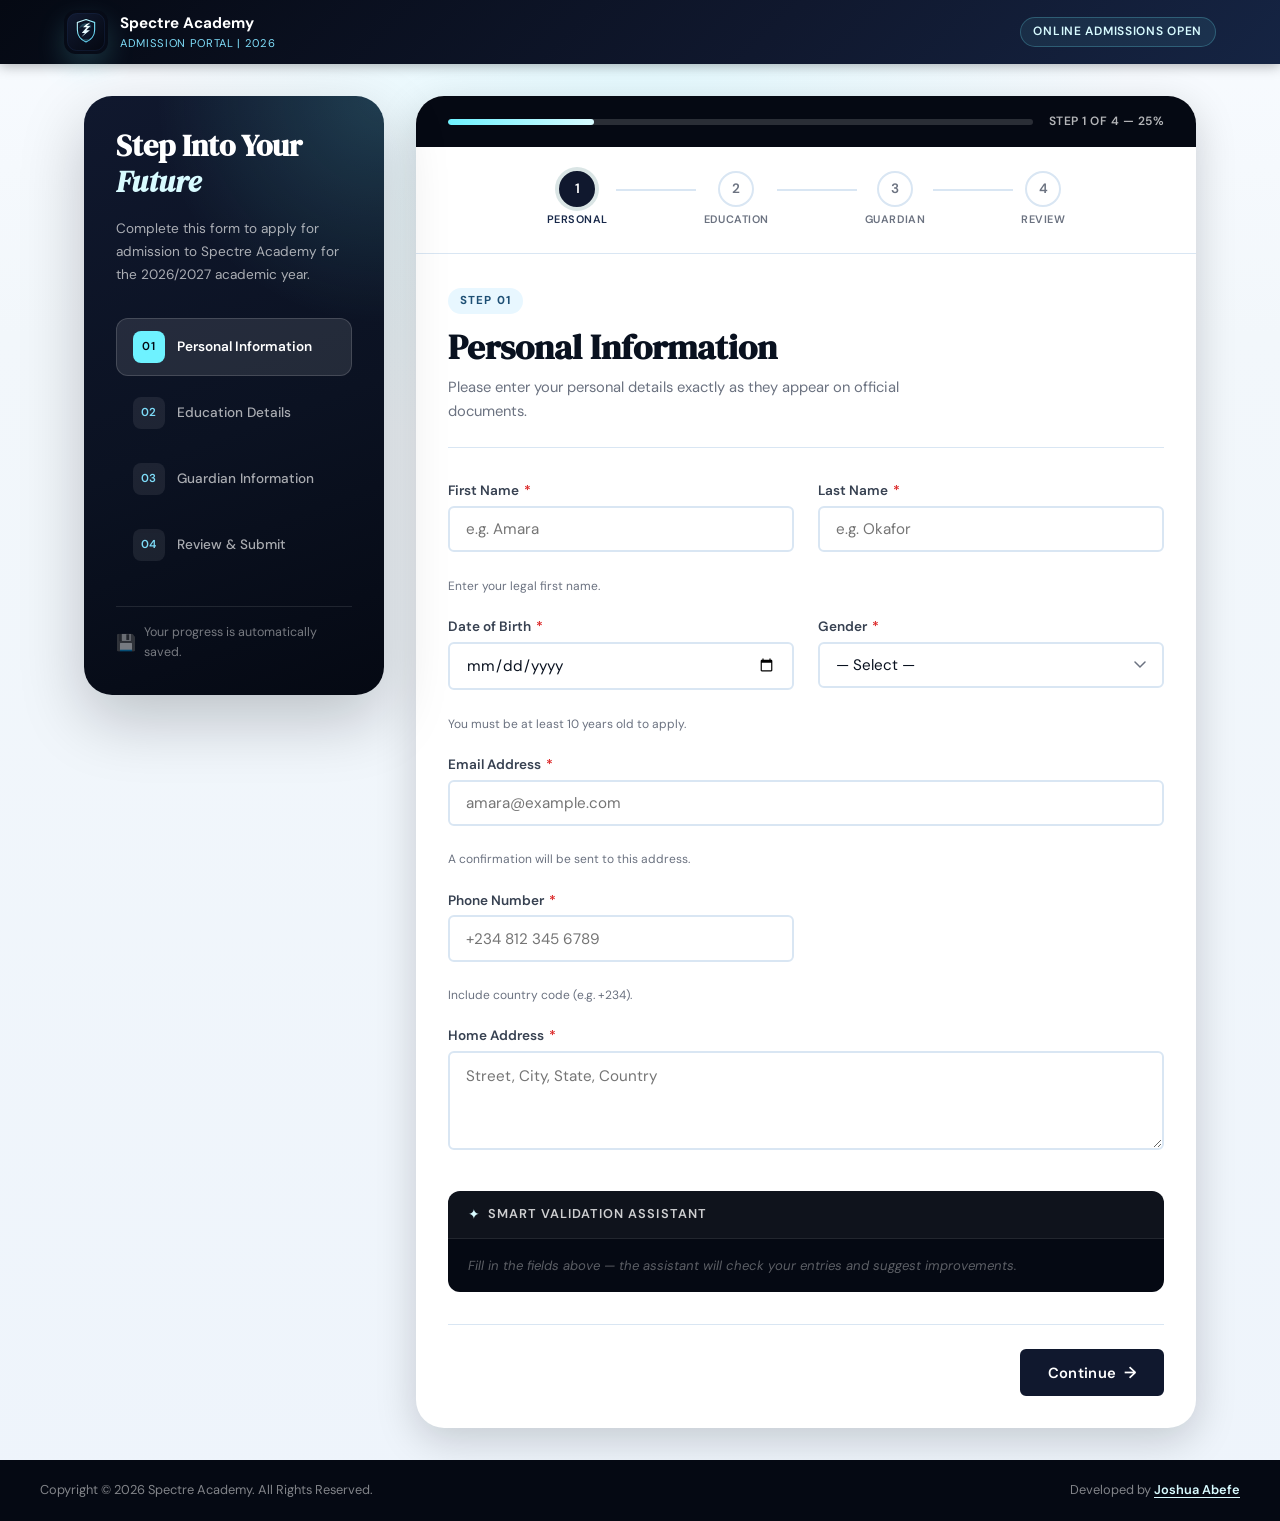
<file: index.html>
<!DOCTYPE html>
<html lang="en">
<head>
  <meta charset="UTF-8" />
  <meta name="viewport" content="width=device-width, initial-scale=1.0" />
  <title>Student Admission Portal - Spectre Academy</title>
  <link rel="icon" type="image/svg+xml" href="assets/favicon.svg" />
  <!-- Removed unused font-weight:300 to trim font payload -->
  <link href="https://fonts.googleapis.com/css2?family=DM+Serif+Display:ital@0;1&family=DM+Sans:wght@400;500;600&display=swap" rel="stylesheet" />
  <link rel="stylesheet" href="style.css" />
</head>
<body>

  <header class="site-header">
    <div class="header-inner">
      <div class="logo">
        <span class="logo-mark" aria-hidden="true">
          <img src="assets/spectre-logo.svg" alt="" />
        </span>
        <div>
          <strong>Spectre Academy</strong>
          <small>Admission Portal | 2026</small>
        </div>
      </div>
      <div class="header-badge">Online Admissions Open</div>
    </div>
  </header>

  <main class="portal-wrapper">

    <!--
      Sidebar is aria-hidden because it's purely decorative/visual
      on desktop. The inner nav aria-label is removed — it's redundant
      when the parent is already hidden from assistive technology.
    -->
    <aside class="side-panel" aria-hidden="true">
      <div class="side-content">
        <h2 class="side-title">Step Into Your<br/><em>Future</em></h2>
        <p class="side-desc">Complete this form to apply for admission to Spectre Academy for the 2026/2027 academic year.</p>

        <div class="side-steps">
          <!--
            data-original stores the original label so JS can restore it
            after overwriting with "✓" when navigating back to a step.
          -->
          <div class="side-step" data-step="1">
            <span class="side-step-num" data-original="01">01</span>
            <span class="side-step-label">Personal Information</span>
          </div>
          <div class="side-step" data-step="2">
            <span class="side-step-num" data-original="02">02</span>
            <span class="side-step-label">Education Details</span>
          </div>
          <div class="side-step" data-step="3">
            <span class="side-step-num" data-original="03">03</span>
            <span class="side-step-label">Guardian Information</span>
          </div>
          <div class="side-step" data-step="4">
            <span class="side-step-num" data-original="04">04</span>
            <span class="side-step-label">Review &amp; Submit</span>
          </div>
        </div>

        <div class="side-note">
          <span class="side-note-icon">💾</span>
          Your progress is automatically saved.
        </div>
      </div>
    </aside>

    <section class="form-panel">

      <!-- PROGRESS BAR -->
      <div class="progress-wrapper" role="progressbar" aria-valuemin="0" aria-valuemax="100" aria-valuenow="25" aria-label="Form completion">
        <div class="progress-track">
          <div class="progress-fill" id="progressFill"></div>
        </div>
        <span class="progress-label" id="progressLabel">Step 1 of 4 — 25%</span>
      </div>

      <!-- STEP INDICATOR DOTS -->
      <div class="step-indicator" role="list" aria-label="Form progress steps">
        <div class="step-dot active" data-step="1" role="listitem" aria-label="Step 1: Personal Information">
          <span class="dot-num">1</span>
          <span class="dot-label">Personal</span>
        </div>
        <div class="step-connector"></div>
        <div class="step-dot" data-step="2" role="listitem" aria-label="Step 2: Education">
          <span class="dot-num">2</span>
          <span class="dot-label">Education</span>
        </div>
        <div class="step-connector"></div>
        <div class="step-dot" data-step="3" role="listitem" aria-label="Step 3: Guardian">
          <span class="dot-num">3</span>
          <span class="dot-label">Guardian</span>
        </div>
        <div class="step-connector"></div>
        <div class="step-dot" data-step="4" role="listitem" aria-label="Step 4: Review">
          <span class="dot-num">4</span>
          <span class="dot-label">Review</span>
        </div>
      </div>

      <!-- ================================================
           STEP 1: PERSONAL INFORMATION
      ================================================ -->
      <div class="form-step active" id="step1">
        <div class="step-header">
          <span class="step-tag">Step 01</span>
          <h1 class="step-title">Personal Information</h1>
          <p class="step-subtitle">Please enter your personal details exactly as they appear on official documents.</p>
        </div>

        <div class="form-grid">
          <div class="form-group">
            <label for="firstName" class="form-label">First Name <span class="req">*</span></label>
            <input type="text" id="firstName" name="firstName" class="form-input" placeholder="e.g. Amara" autocomplete="given-name" />
            <span class="field-error" id="err-firstName"></span>
            <span class="field-hint">Enter your legal first name.</span>
          </div>

          <div class="form-group">
            <label for="lastName" class="form-label">Last Name <span class="req">*</span></label>
            <input type="text" id="lastName" name="lastName" class="form-input" placeholder="e.g. Okafor" autocomplete="family-name" />
            <span class="field-error" id="err-lastName"></span>
          </div>

          <div class="form-group">
            <label for="dob" class="form-label">Date of Birth <span class="req">*</span></label>
            <input type="date" id="dob" name="dob" class="form-input" autocomplete="bday" />
            <span class="field-error" id="err-dob"></span>
            <span class="field-hint">You must be at least 10 years old to apply.</span>
          </div>

          <div class="form-group">
            <label for="gender" class="form-label">Gender <span class="req">*</span></label>
            <select id="gender" name="gender" class="form-input form-select">
              <option value="">— Select —</option>
              <option value="Male">Male</option>
              <option value="Female">Female</option>
              <option value="Non-binary">Non-binary</option>
              <option value="Prefer not to say">Prefer not to say</option>
            </select>
            <span class="field-error" id="err-gender"></span>
          </div>

          <div class="form-group full-width">
            <label for="email" class="form-label">Email Address <span class="req">*</span></label>
            <input type="email" id="email" name="email" class="form-input" placeholder="amara@example.com" autocomplete="email" />
            <span class="field-error" id="err-email"></span>
            <span class="field-hint">A confirmation will be sent to this address.</span>
          </div>

          <div class="form-group">
            <label for="phone" class="form-label">Phone Number <span class="req">*</span></label>
            <input type="tel" id="phone" name="phone" class="form-input" placeholder="+234 812 345 6789" autocomplete="tel" />
            <span class="field-error" id="err-phone"></span>
            <span class="field-hint">Include country code (e.g. +234).</span>
          </div>

          <div class="form-group full-width">
            <label for="address" class="form-label">Home Address <span class="req">*</span></label>
            <textarea id="address" name="address" class="form-input form-textarea" rows="3" placeholder="Street, City, State, Country" autocomplete="street-address"></textarea>
            <span class="field-error" id="err-address"></span>
          </div>
        </div>

        <div class="ai-helper">
          <div class="ai-helper-header">
            <span class="ai-icon">✦</span>
            <strong>Smart Validation Assistant</strong>
          </div>
          <div class="ai-helper-body" id="aiOutput1">
            <p class="ai-idle">Fill in the fields above — the assistant will check your entries and suggest improvements.</p>
          </div>
        </div>

        <!--
          form-actions--end uses justify-content:flex-end in CSS.
          Removes the need for an empty <span> layout hack.
        -->
        <div class="form-actions form-actions--end">
          <button type="button" class="btn btn-next" onclick="nextStep(1)">
            Continue <span class="btn-arrow">→</span>
          </button>
        </div>
      </div><!-- /#step1 -->


      <!-- ================================================
           STEP 2: EDUCATION DETAILS
      ================================================ -->
      <div class="form-step" id="step2">
        <div class="step-header">
          <span class="step-tag">Step 02</span>
          <h1 class="step-title">Education Details</h1>
          <p class="step-subtitle">Tell us about your most recent academic background and achievements.</p>
        </div>

        <div class="form-grid">
          <div class="form-group full-width">
            <label for="prevSchool" class="form-label">Previous School Name <span class="req">*</span></label>
            <input type="text" id="prevSchool" name="prevSchool" class="form-input" placeholder="e.g. Lagos International Secondary School" />
            <span class="field-error" id="err-prevSchool"></span>
          </div>

          <div class="form-group">
            <label for="gradeCompleted" class="form-label">Grade / Class Completed <span class="req">*</span></label>
            <select id="gradeCompleted" name="gradeCompleted" class="form-input form-select">
              <option value="">— Select grade —</option>
              <option value="JSS1">JSS 1</option>
              <option value="JSS2">JSS 2</option>
              <option value="JSS3">JSS 3</option>
              <option value="SS1">SS 1</option>
              <option value="SS2">SS 2</option>
              <option value="SS3 / WAEC">SS 3 / WAEC</option>
              <option value="Other">Other</option>
            </select>
            <span class="field-error" id="err-gradeCompleted"></span>
          </div>

          <!--
            max attribute removed from HTML; JS sets it dynamically to
            new Date().getFullYear() so it stays in sync with the validator.
          -->
          <div class="form-group">
            <label for="yearCompleted" class="form-label">Year of Completion <span class="req">*</span></label>
            <input type="number" id="yearCompleted" name="yearCompleted" class="form-input" placeholder="e.g. 2025" min="2000" />
            <span class="field-error" id="err-yearCompleted"></span>
          </div>

          <div class="form-group full-width">
            <label for="gpa" class="form-label">GPA / Score / Grade <span class="req">*</span></label>
            <input type="text" id="gpa" name="gpa" class="form-input" placeholder="e.g. 4.5 / 5.0 or 85% or A1" />
            <span class="field-error" id="err-gpa"></span>
            <span class="field-hint">Enter your most recent academic result in any format.</span>
          </div>

          <div class="form-group full-width">
            <label for="achievements" class="form-label">Notable Achievements <span class="opt">(Optional)</span></label>
            <textarea id="achievements" name="achievements" class="form-input form-textarea" rows="3" placeholder="Awards, competitions, leadership roles, etc."></textarea>
            <span class="field-hint">Briefly describe any academic or co-curricular achievements.</span>
          </div>

          <div class="form-group full-width">
            <label for="applyingFor" class="form-label">Applying for Entry Into <span class="req">*</span></label>
            <select id="applyingFor" name="applyingFor" class="form-input form-select">
              <option value="">— Select class —</option>
              <option value="JSS1">JSS 1 (Year 7)</option>
              <option value="JSS2">JSS 2 (Year 8)</option>
              <option value="JSS3">JSS 3 (Year 9)</option>
              <option value="SS1">SS 1 (Year 10)</option>
              <option value="SS2">SS 2 (Year 11)</option>
            </select>
            <span class="field-error" id="err-applyingFor"></span>
          </div>
        </div>

        <div class="ai-helper">
          <div class="ai-helper-header">
            <span class="ai-icon">✦</span>
            <strong>Smart Validation Assistant</strong>
          </div>
          <div class="ai-helper-body" id="aiOutput2">
            <p class="ai-idle">Fill in the fields above and the assistant will check your entries.</p>
          </div>
        </div>

        <div class="form-actions">
          <button type="button" class="btn btn-back" onclick="prevStep(2)">
            <span class="btn-arrow">←</span> Back
          </button>
          <button type="button" class="btn btn-next" onclick="nextStep(2)">
            Continue <span class="btn-arrow">→</span>
          </button>
        </div>
      </div><!-- /#step2 -->


      <!-- ================================================
           STEP 3: GUARDIAN INFORMATION
      ================================================ -->
      <div class="form-step" id="step3">
        <div class="step-header">
          <span class="step-tag">Step 03</span>
          <h1 class="step-title">Guardian Information</h1>
          <p class="step-subtitle">Provide details of a parent or legal guardian who will be our primary contact.</p>
        </div>

        <div class="form-grid">
          <div class="form-group full-width">
            <label for="guardianName" class="form-label">Guardian's Full Name <span class="req">*</span></label>
            <input type="text" id="guardianName" name="guardianName" class="form-input" placeholder="e.g. Chukwuemeka Okafor" autocomplete="off" />
            <span class="field-error" id="err-guardianName"></span>
          </div>

          <div class="form-group">
            <label for="relationship" class="form-label">Relationship to Student <span class="req">*</span></label>
            <select id="relationship" name="relationship" class="form-input form-select">
              <option value="">— Select —</option>
              <option value="Father">Father</option>
              <option value="Mother">Mother</option>
              <option value="Uncle">Uncle</option>
              <option value="Aunt">Aunt</option>
              <option value="Grandparent">Grandparent</option>
              <option value="Legal Guardian">Legal Guardian</option>
              <option value="Other">Other</option>
            </select>
            <span class="field-error" id="err-relationship"></span>
          </div>

          <div class="form-group">
            <label for="guardianPhone" class="form-label">Guardian's Phone Number <span class="req">*</span></label>
            <input type="tel" id="guardianPhone" name="guardianPhone" class="form-input" placeholder="+234 812 345 6789" autocomplete="off" />
            <span class="field-error" id="err-guardianPhone"></span>
          </div>

          <div class="form-group full-width">
            <label for="guardianEmail" class="form-label">Guardian's Email Address <span class="req">*</span></label>
            <input type="email" id="guardianEmail" name="guardianEmail" class="form-input" placeholder="guardian@example.com" autocomplete="off" />
            <span class="field-error" id="err-guardianEmail"></span>
          </div>

          <div class="form-group full-width">
            <label for="guardianOccupation" class="form-label">Occupation <span class="opt">(Optional)</span></label>
            <input type="text" id="guardianOccupation" name="guardianOccupation" class="form-input" placeholder="e.g. Engineer, Nurse, Business owner" />
          </div>

          <div class="form-group full-width">
            <label for="emergencyNote" class="form-label">Emergency Contact Note <span class="opt">(Optional)</span></label>
            <textarea id="emergencyNote" name="emergencyNote" class="form-input form-textarea" rows="2" placeholder="Any special instructions for emergencies?"></textarea>
          </div>
        </div>

        <div class="ai-helper">
          <div class="ai-helper-header">
            <span class="ai-icon">✦</span>
            <strong>Smart Validation Assistant</strong>
          </div>
          <div class="ai-helper-body" id="aiOutput3">
            <p class="ai-idle">Fill in the fields above and the assistant will check your entries.</p>
          </div>
        </div>

        <div class="form-actions">
          <button type="button" class="btn btn-back" onclick="prevStep(3)">
            <span class="btn-arrow">←</span> Back
          </button>
          <button type="button" class="btn btn-next" onclick="nextStep(3)">
            Review Application <span class="btn-arrow">→</span>
          </button>
        </div>
      </div><!-- /#step3 -->


      <!-- ================================================
           STEP 4: REVIEW & CONFIRMATION
      ================================================ -->
      <div class="form-step" id="step4">
        <div class="step-header">
          <span class="step-tag">Step 04</span>
          <h1 class="step-title">Review &amp; Confirm</h1>
          <p class="step-subtitle">Please review all your details carefully. Use the Edit buttons to make corrections.</p>
        </div>

        <div class="review-container" id="reviewContainer"></div>

        <div class="declaration-box">
          <label class="checkbox-label">
            <input type="checkbox" id="declarationCheck" />
            <span class="checkbox-custom"></span>
            <span>I confirm that all information provided is accurate and complete. I understand that false information may result in rejection of my application.</span>
          </label>
          <span class="field-error" id="err-declaration"></span>
        </div>

        <div class="form-actions">
          <button type="button" class="btn btn-back" onclick="prevStep(4)">
            <span class="btn-arrow">←</span> Back
          </button>
          <button type="button" class="btn btn-submit" id="submitBtn" onclick="submitApplication()">
            Submit Application ✓
          </button>
        </div>
      </div><!-- /#step4 -->


      <!-- ================================================
           SUCCESS SCREEN
      ================================================ -->
      <div class="form-step" id="stepSuccess">
        <div class="success-screen">
          <div class="success-icon" aria-hidden="true">✓</div>
          <h1 class="success-title">Application Submitted!</h1>
          <p class="success-message">
            Thank you for applying to <strong>Spectre Academy</strong>. Your application has been received
            and a reference number has been generated below.
          </p>
          <div class="reference-box">
            <span class="reference-label">Application Reference</span>
            <span class="reference-number" id="referenceNumber"></span>
          </div>
          <p class="success-note">
            A confirmation email will be sent to your registered email address. Our admissions team will
            contact you within 5–7 business days.
          </p>
          <div class="success-actions">
            <button type="button" class="btn btn-next" onclick="startOver()">
              Submit Another Application
            </button>
            <button type="button" class="btn btn-outline" onclick="window.print()">
              🖨 Print Summary
            </button>
          </div>
        </div>
      </div><!-- /#stepSuccess -->

    </section><!-- /.form-panel -->
  </main>

  <footer class="site-footer">
    <div class="footer-inner">
      <span>Copyright &copy; 2026 Spectre Academy. All Rights Reserved.</span>
      <span>Developed by <a href="https://joshuaabefe.github.io/" target="_blank" rel="noopener" class="footer-link">Joshua Abefe</a></span>
    </div>
  </footer>

  <script src="script.js"></script>
</body>
</html>
</file>
<file: style.css>
/* ================================================
   SPECTRE ACADEMY - STUDENT ADMISSION PORTAL
   style.css

   TABLE OF CONTENTS:
   1.  CSS Custom Properties (Design Tokens)
   2.  Reset & Base
   3.  Typography
   4.  Site Header
   5.  Portal Layout
   6.  Side Panel (desktop)
   7.  Progress Bar
   8.  Step Indicator Dots
   9.  Form Steps (show/hide)
   10. Step Header
   11. Form Grid & Groups
   12. Input Styles
   13. Buttons
   14. AI Helper
   15. Review Screen (Step 4)
   16. Declaration / Checkbox
   17. Success Screen
   18. Footer
   19. Animations
   20. Print Styles
   21. Media Queries
================================================ */


/* ================================================
   1. CSS CUSTOM PROPERTIES
   FIX #15: Removed unused --sp-1 variable.
   Retained only tokens that are actually referenced.
================================================ */
:root {
  --teal-900:   #050913;
  --teal-800:   #10182e;
  --teal-700:   #182849;
  --teal-500:   #1d4f74;
  --teal-300:   #7edcf8;
  --teal-100:   #e8f7ff;

  --amber-600:  #4fd9ff;
  --amber-500:  #6ef2ff;
  --amber-300:  #d8fbff;
  --amber-100:  #effcff;

  --ink:        #09111f;
  --ink-mid:    #374151;
  --muted:      #6b7280;
  --border:     #d9e6f3;
  --surface:    #f2f7fb;
  --white:      #ffffff;

  --error:      #dc2626;
  --error-bg:   #fef2f2;
  --success:    #059669;

  --font-display: 'DM Serif Display', Georgia, serif;
  --font-body:    'DM Sans', 'Segoe UI', sans-serif;

  --sp-2: 0.5rem;
  --sp-3: 0.75rem;
  --sp-4: 1rem;
  --sp-5: 1.25rem;
  --sp-6: 1.5rem;
  --sp-8: 2rem;
  --sp-10: 2.5rem;
  --sp-12: 3rem;

  --shadow-sm: 0 1px 4px rgba(5,9,19,0.08);
  --shadow-md: 0 4px 16px rgba(5,9,19,0.12);
  --shadow-lg: 0 12px 40px rgba(5,9,19,0.18);
  --shadow-xl: 0 24px 64px rgba(5,9,19,0.22);

  --r-sm:   6px;
  --r-md:   12px;
  --r-lg:   20px;
  --r-xl:   28px;
  --r-full: 9999px;

  --t:      0.22s ease;
  --t-slow: 0.4s ease;

  --header-h:  64px;
  --sidebar-w: 300px;
}


/* ================================================
   2. RESET & BASE
================================================ */
*, *::before, *::after {
  box-sizing: border-box;
  margin: 0;
  padding: 0;
}

html {
  scroll-behavior: smooth;
  font-size: 16px;
}

body {
  font-family: var(--font-body);
  font-weight: 400;
  color: var(--ink);
  background:
    radial-gradient(circle at top, rgba(110,242,255,0.15), transparent 30%),
    linear-gradient(180deg, #f8fbff 0%, var(--surface) 22%, #eef4fb 100%);
  line-height: 1.6;
  min-height: 100vh;
  display: flex;
  flex-direction: column;
  -webkit-font-smoothing: antialiased;
}

ul  { list-style: none; }
a   { color: inherit; text-decoration: none; }
img { max-width: 100%; display: block; }
button, input, select, textarea { font-family: var(--font-body); }


/* ================================================
   3. TYPOGRAPHY
================================================ */
h1 {
  font-family: var(--font-display);
  font-size: clamp(1.6rem, 3vw, 2.2rem);
  line-height: 1.2;
  color: var(--ink);
}
h2 {
  font-family: var(--font-display);
  font-size: clamp(1.3rem, 2.5vw, 1.7rem);
  line-height: 1.25;
}
h3 { font-size: 1.05rem; font-weight: 600; }


/* ================================================
   4. SITE HEADER
================================================ */
.site-header {
  position: sticky;
  top: 0;
  z-index: 200;
  height: var(--header-h);
  background: linear-gradient(135deg, #050913 0%, #10182e 60%, #152443 100%);
  box-shadow: 0 2px 12px rgba(0,0,0,0.3);
}

.header-inner {
  max-width: 1200px;
  margin-inline: auto;
  padding-inline: var(--sp-6);
  height: 100%;
  display: flex;
  align-items: center;
  justify-content: space-between;
}

.logo {
  display: flex;
  align-items: center;
  gap: var(--sp-3);
  color: var(--white);
}

.logo-mark {
  width: 44px;
  height: 44px;
  border-radius: 12px;
  display: flex;
  align-items: center;
  justify-content: center;
  flex-shrink: 0;
  overflow: hidden;
  box-shadow: 0 12px 28px rgba(110,242,255,0.18);
}

.logo-mark img {
  width: 100%;
  height: 100%;
}

.logo strong { display: block; font-size: 0.95rem; }
.logo small  { display: block; font-size: 0.7rem; color: var(--teal-300); letter-spacing: 0.06em; text-transform: uppercase; }

.header-badge {
  font-size: 0.75rem;
  font-weight: 600;
  letter-spacing: 0.06em;
  text-transform: uppercase;
  color: var(--amber-300);
  border: 1px solid rgba(110,242,255,0.24);
  padding: 0.3rem 0.8rem;
  border-radius: var(--r-full);
  background: rgba(110,242,255,0.08);
}


/* ================================================
   5. PORTAL LAYOUT
================================================ */
.portal-wrapper {
  flex: 1;
  display: flex;
  max-width: 1160px;
  width: 100%;
  margin-inline: auto;
  padding: var(--sp-8) var(--sp-6);
  gap: var(--sp-8);
  align-items: flex-start;
}


/* ================================================
   6. SIDE PANEL (desktop only)
================================================ */
.side-panel {
  width: var(--sidebar-w);
  flex-shrink: 0;
  position: sticky;
  top: calc(var(--header-h) + var(--sp-8));
  background:
    radial-gradient(circle at top right, rgba(110,242,255,0.18), transparent 34%),
    linear-gradient(160deg, #10182e 0%, #0b1222 55%, #050913 100%);
  border-radius: var(--r-xl);
  overflow: hidden;
  box-shadow: var(--shadow-xl);
  color: var(--white);
}

.side-content { padding: var(--sp-8); }

.side-title {
  font-family: var(--font-display);
  font-size: 1.9rem;
  line-height: 1.2;
  color: var(--white);
  margin-bottom: var(--sp-4);
}

.side-title em { color: var(--amber-300); font-style: italic; }

.side-desc {
  font-size: 0.85rem;
  color: rgba(255,255,255,0.65);
  line-height: 1.7;
  margin-bottom: var(--sp-8);
}

.side-steps {
  display: flex;
  flex-direction: column;
  gap: var(--sp-2);
  margin-bottom: var(--sp-8);
}

.side-step {
  display: flex;
  align-items: center;
  gap: var(--sp-3);
  padding: var(--sp-3) var(--sp-4);
  border-radius: var(--r-md);
  transition: all var(--t);
  border: 1px solid transparent;
}

.side-step.active {
  background: rgba(255,255,255,0.1);
  border-color: rgba(255,255,255,0.15);
}

.side-step-num {
  font-size: 0.72rem;
  font-weight: 600;
  letter-spacing: 0.05em;
  color: var(--teal-300);
  background: rgba(255,255,255,0.08);
  width: 32px;
  height: 32px;
  border-radius: 8px;
  display: flex;
  align-items: center;
  justify-content: center;
  flex-shrink: 0;
  transition: all var(--t);
}

.side-step.active .side-step-num {
  background: var(--amber-500);
  color: var(--teal-900);
}

.side-step.completed .side-step-num {
  background: rgba(240,165,0,0.25);
  color: var(--amber-300);
}

.side-step-label {
  font-size: 0.85rem;
  color: rgba(255,255,255,0.65);
  font-weight: 500;
}

.side-step.active .side-step-label { color: var(--white); font-weight: 600; }

.side-note {
  display: flex;
  align-items: center;
  gap: var(--sp-2);
  font-size: 0.78rem;
  color: rgba(255,255,255,0.45);
  padding-top: var(--sp-4);
  border-top: 1px solid rgba(255,255,255,0.1);
}

.side-note-icon { font-size: 1rem; }


/* ================================================
   7. PROGRESS BAR
================================================ */
.form-panel {
  flex: 1;
  min-width: 0;
  background: var(--white);
  border-radius: var(--r-xl);
  box-shadow: var(--shadow-lg);
  overflow: hidden;
}

.progress-wrapper {
  padding: var(--sp-4) var(--sp-8);
  background: var(--teal-900);
  display: flex;
  align-items: center;
  gap: var(--sp-4);
}

.progress-track {
  flex: 1;
  height: 6px;
  background: rgba(255,255,255,0.15);
  border-radius: var(--r-full);
  overflow: hidden;
}

.progress-fill {
  height: 100%;
  background: linear-gradient(90deg, var(--amber-500), var(--amber-300));
  border-radius: var(--r-full);
  width: 25%;
  transition: width 0.5s cubic-bezier(0.4, 0, 0.2, 1);
}

.progress-label {
  font-size: 0.75rem;
  font-weight: 600;
  color: rgba(255,255,255,0.7);
  white-space: nowrap;
  letter-spacing: 0.04em;
  text-transform: uppercase;
}


/* ================================================
   8. STEP INDICATOR DOTS
================================================ */
.step-indicator {
  display: flex;
  align-items: center;
  justify-content: center;
  padding: var(--sp-6) var(--sp-8);
  border-bottom: 1px solid var(--border);
  background: var(--white);
}

.step-dot {
  display: flex;
  flex-direction: column;
  align-items: center;
  gap: 0.25rem;
}

.dot-num {
  width: 36px;
  height: 36px;
  border-radius: 50%;
  border: 2px solid var(--border);
  background: var(--white);
  color: var(--muted);
  font-size: 0.85rem;
  font-weight: 600;
  display: flex;
  align-items: center;
  justify-content: center;
  transition: all var(--t);
  position: relative;
  z-index: 1;
}

.step-dot.active .dot-num {
  background: var(--teal-800);
  border-color: var(--teal-800);
  color: var(--white);
  box-shadow: 0 0 0 4px rgba(13,79,79,0.15);
}

.step-dot.completed .dot-num {
  background: var(--amber-500);
  border-color: var(--amber-500);
  color: var(--teal-900);
  font-weight: 700;
}

/* Show checkmark; hide number in completed dots */
.step-dot.completed .dot-num::after { content: '✓'; font-size: 0.85rem; }
.step-dot.completed .dot-num span   { display: none; }

.dot-label {
  font-size: 0.68rem;
  font-weight: 600;
  color: var(--muted);
  text-transform: uppercase;
  letter-spacing: 0.05em;
  white-space: nowrap;
  transition: color var(--t);
}

.step-dot.active .dot-label    { color: var(--teal-700); }
.step-dot.completed .dot-label { color: var(--amber-600); }

.step-connector {
  flex: 1;
  height: 2px;
  background: var(--border);
  margin: 0 var(--sp-2);
  margin-bottom: var(--sp-5);
  transition: background var(--t-slow);
  max-width: 80px;
}

.step-connector.done { background: var(--amber-500); }


/* ================================================
   9. FORM STEPS
   Only .active is shown. No .slide-out class needed
   since we removed that dead animation from JS.
================================================ */
.form-step        { display: none; padding: var(--sp-8); animation: stepIn 0.35s ease both; }
.form-step.active { display: block; }
#stepSuccess      { padding: var(--sp-12) var(--sp-8); }


/* ================================================
   10. STEP HEADER
================================================ */
.step-header {
  margin-bottom: var(--sp-8);
  padding-bottom: var(--sp-6);
  border-bottom: 1px solid var(--border);
}

.step-tag {
  display: inline-block;
  font-size: 0.72rem;
  font-weight: 700;
  letter-spacing: 0.1em;
  text-transform: uppercase;
  color: var(--teal-500);
  background: var(--teal-100);
  padding: 0.25rem 0.75rem;
  border-radius: var(--r-full);
  margin-bottom: var(--sp-3);
}

.step-title    { margin-bottom: var(--sp-2); }
.step-subtitle { color: var(--muted); font-size: 0.92rem; max-width: 520px; margin-bottom: 0; }


/* ================================================
   11. FORM GRID & GROUPS
================================================ */
.form-grid {
  display: grid;
  grid-template-columns: 1fr 1fr;
  gap: var(--sp-5) var(--sp-6);
  margin-bottom: var(--sp-6);
}

.form-group.full-width { grid-column: 1 / -1; }

.form-group {
  display: flex;
  flex-direction: column;
  gap: 0.25rem;
}

.form-label  { font-size: 0.85rem; font-weight: 600; color: var(--ink-mid); }
.req         { color: var(--error); margin-left: 2px; }
.opt         { font-weight: 400; color: var(--muted); font-size: 0.78rem; }
.field-hint  { font-size: 0.75rem; color: var(--muted); margin-top: 0.25rem; }
.field-error { font-size: 0.78rem; font-weight: 600; color: var(--error); min-height: 1em; display: block; }
.field-error.visible { animation: shake 0.4s ease; }


/* ================================================
   12. INPUT STYLES
   FIX #14: Removed broken date input placeholder rule
   `input[type="date"]:not([value]):not(:focus)` — the
   [value] attribute selector doesn't update dynamically
   for date inputs, so that rule never matched correctly.
================================================ */
.form-input {
  width: 100%;
  padding: 0.7rem 1rem;
  border: 2px solid var(--border);
  border-radius: var(--r-sm);
  font-size: 0.95rem;
  color: var(--ink);
  background: var(--white);
  transition: border-color var(--t), box-shadow var(--t);
  appearance: none;
  -webkit-appearance: none;
}

.form-input:focus {
  outline: none;
  border-color: var(--teal-500);
  box-shadow: 0 0 0 4px rgba(26,144,144,0.1);
}

.form-input:hover:not(:focus) { border-color: var(--teal-300); }
.form-input.invalid { border-color: var(--error); background: var(--error-bg); }
.form-input.invalid:focus { box-shadow: 0 0 0 4px rgba(220,38,38,0.1); }
.form-input.valid   { border-color: var(--success); }

.form-textarea {
  resize: vertical;
  min-height: 90px;
  line-height: 1.6;
}

.form-select {
  background-image: url("data:image/svg+xml,%3Csvg xmlns='http://www.w3.org/2000/svg' width='12' height='8' viewBox='0 0 12 8'%3E%3Cpath d='M1 1l5 5 5-5' stroke='%236b7280' stroke-width='1.5' fill='none' stroke-linecap='round'/%3E%3C/svg%3E");
  background-repeat: no-repeat;
  background-position: right 1rem center;
  padding-right: 2.5rem;
  cursor: pointer;
}


/* ================================================
   13. BUTTONS
================================================ */
.btn {
  display: inline-flex;
  align-items: center;
  gap: var(--sp-2);
  padding: 0.7rem 1.6rem;
  border-radius: var(--r-sm);
  font-size: 0.92rem;
  font-weight: 600;
  border: 2px solid transparent;
  transition: all var(--t);
  cursor: pointer;
  letter-spacing: 0.02em;
  justify-content: center;
  white-space: nowrap;
}

.btn-next {
  background: var(--teal-800);
  color: var(--white);
  border-color: var(--teal-800);
}
.btn-next:hover {
  background: var(--teal-700);
  border-color: var(--teal-700);
  transform: translateY(-2px);
  box-shadow: var(--shadow-md);
}

.btn-back {
  background: transparent;
  color: var(--ink-mid);
  border-color: var(--border);
}
.btn-back:hover {
  background: var(--surface);
  border-color: var(--teal-300);
  color: var(--teal-700);
}

.btn-submit {
  background: linear-gradient(135deg, var(--amber-500), var(--amber-600));
  color: var(--teal-900);
  border-color: var(--amber-500);
  font-weight: 700;
  font-size: 0.95rem;
  padding: 0.8rem 2rem;
}
.btn-submit:hover {
  transform: translateY(-2px);
  box-shadow: 0 8px 24px rgba(240,165,0,0.35);
}
.btn-submit:disabled {
  opacity: 0.7;
  cursor: not-allowed;
  transform: none;
  box-shadow: none;
}

.btn-outline {
  background: transparent;
  color: var(--teal-700);
  border-color: var(--teal-300);
}
.btn-outline:hover { background: var(--teal-100); }

.btn-arrow { font-size: 1rem; transition: transform var(--t); }
.btn-next:hover .btn-arrow { transform: translateX(3px); }
.btn-back:hover .btn-arrow { transform: translateX(-3px); }

/* Form action row: space-between by default */
.form-actions {
  display: flex;
  justify-content: space-between;
  align-items: center;
  margin-top: var(--sp-8);
  padding-top: var(--sp-6);
  border-top: 1px solid var(--border);
}

/* FIX #17: Step 1 only has one button — align it to the right without an empty span */
.form-actions--end { justify-content: flex-end; }


/* ================================================
   14. AI HELPER
================================================ */
.ai-helper {
  background: var(--teal-900);
  border-radius: var(--r-md);
  overflow: hidden;
  margin-bottom: var(--sp-6);
}

.ai-helper-header {
  display: flex;
  align-items: center;
  gap: var(--sp-2);
  padding: var(--sp-3) var(--sp-5);
  background: rgba(255,255,255,0.04);
  border-bottom: 1px solid rgba(255,255,255,0.08);
}

.ai-icon { color: var(--amber-300); font-size: 0.9rem; }

.ai-helper-header strong {
  font-size: 0.8rem;
  font-weight: 600;
  color: rgba(255,255,255,0.8);
  text-transform: uppercase;
  letter-spacing: 0.08em;
}

.ai-helper-body {
  padding: var(--sp-4) var(--sp-5);
  display: flex;
  flex-direction: column;
  gap: var(--sp-3);
}

.ai-idle { color: rgba(255,255,255,0.35); font-size: 0.82rem; font-style: italic; margin: 0; }

.ai-suggestion {
  display: flex;
  align-items: flex-start;
  gap: var(--sp-3);
  animation: slideIn 0.3s ease both;
}

.ai-suggestion-icon  { font-size: 1rem; flex-shrink: 0; margin-top: 2px; }

.ai-suggestion-text {
  font-size: 0.83rem;
  line-height: 1.5;
  color: rgba(255,255,255,0.85);
  margin: 0;
}

.ai-suggestion-text strong {
  display: block;
  font-size: 0.8rem;
  color: var(--amber-300);
  margin-bottom: 2px;
  text-transform: uppercase;
  letter-spacing: 0.05em;
}

.ai-all-good {
  display: flex;
  align-items: center;
  gap: var(--sp-2);
  color: #6ee7b7;
  font-size: 0.85rem;
  font-weight: 600;
}


/* ================================================
   15. REVIEW SCREEN (Step 4)
   FIX #12: Replaced fragile :nth-last-child(-n+2)
   border removal with a simpler approach — borders
   are drawn via row-gap and a top border on each
   field instead, making it robust for any field count
   and full-width fields in any position.
================================================ */
.review-container {
  display: flex;
  flex-direction: column;
  gap: var(--sp-4);
  margin-bottom: var(--sp-6);
}

.review-section {
  border: 1px solid var(--border);
  border-radius: var(--r-md);
  overflow: hidden;
}

.review-section-header {
  display: flex;
  align-items: center;
  justify-content: space-between;
  padding: var(--sp-3) var(--sp-5);
  background: var(--surface);
  border-bottom: 1px solid var(--border);
}

.review-section-title {
  font-size: 0.8rem;
  font-weight: 700;
  text-transform: uppercase;
  letter-spacing: 0.08em;
  color: var(--teal-700);
}

.review-edit-btn {
  font-size: 0.78rem;
  color: var(--teal-500);
  font-weight: 600;
  background: none;
  border: 1px solid var(--teal-300);
  border-radius: var(--r-sm);
  padding: 0.2rem 0.7rem;
  cursor: pointer;
  transition: all var(--t);
}
.review-edit-btn:hover { background: var(--teal-100); color: var(--teal-800); }

.review-fields {
  display: grid;
  grid-template-columns: repeat(2, 1fr);
}

/* Each field has a top border — far more reliable than nth-child bottom borders */
.review-field {
  padding: var(--sp-3) var(--sp-5);
  border-top: 1px solid var(--border);
}

/* Remove top border from the very first row (first two fields) */
.review-field:first-child,
.review-field:nth-child(2):not(.full) {
  border-top: none;
}

/* Right border on odd (left-column) fields, unless they are full-width */
.review-field:not(.full):nth-child(odd) {
  border-right: 1px solid var(--border);
}

/* Full-width fields span both columns */
.review-field.full {
  grid-column: 1 / -1;
  border-right: none;
}

/* If a full-width field is the first child, remove its top border too */
.review-field.full:first-child { border-top: none; }

.review-field-label {
  font-size: 0.72rem;
  font-weight: 700;
  text-transform: uppercase;
  letter-spacing: 0.06em;
  color: var(--muted);
  margin-bottom: 0.25rem;
}

.review-field-value { font-size: 0.9rem; color: var(--ink); font-weight: 500; word-break: break-word; }
.review-field-value.empty { color: var(--muted); font-style: italic; font-weight: 400; }


/* ================================================
   16. DECLARATION / CHECKBOX
================================================ */
.declaration-box {
  background: var(--amber-100);
  border: 1px solid rgba(240,165,0,0.3);
  border-radius: var(--r-md);
  padding: var(--sp-5);
  margin-bottom: var(--sp-4);
  transition: border-color var(--t);
}

.checkbox-label {
  display: flex;
  gap: var(--sp-3);
  align-items: flex-start;
  cursor: pointer;
}

.checkbox-label input[type="checkbox"] {
  position: absolute;
  opacity: 0;
  width: 0;
  height: 0;
}

.checkbox-custom {
  width: 20px;
  height: 20px;
  border: 2px solid var(--amber-600);
  border-radius: 4px;
  background: var(--white);
  flex-shrink: 0;
  margin-top: 2px;
  display: flex;
  align-items: center;
  justify-content: center;
  transition: all var(--t);
}

.checkbox-label input[type="checkbox"]:checked + .checkbox-custom {
  background: var(--amber-500);
  border-color: var(--amber-500);
}

.checkbox-label input[type="checkbox"]:checked + .checkbox-custom::after {
  content: '✓';
  color: var(--teal-900);
  font-size: 0.75rem;
  font-weight: 700;
}

.checkbox-label span:last-child { font-size: 0.88rem; color: var(--ink-mid); line-height: 1.6; }


/* ================================================
   17. SUCCESS SCREEN
================================================ */
.success-screen {
  text-align: center;
  max-width: 520px;
  margin-inline: auto;
}

.success-icon {
  width: 80px;
  height: 80px;
  border-radius: 50%;
  background: linear-gradient(135deg, var(--teal-700), var(--teal-500));
  color: var(--white);
  font-size: 2rem;
  font-weight: 700;
  display: flex;
  align-items: center;
  justify-content: center;
  margin: 0 auto var(--sp-6);
  box-shadow: 0 8px 32px rgba(14,99,99,0.35);
  animation: popIn 0.5s cubic-bezier(0.34, 1.56, 0.64, 1) both;
}

.success-title {
  font-family: var(--font-display);
  font-size: clamp(1.8rem, 4vw, 2.5rem);
  color: var(--teal-800);
  margin-bottom: var(--sp-4);
}

.success-message { color: var(--muted); font-size: 0.95rem; line-height: 1.7; margin-bottom: var(--sp-6); }

.reference-box {
  display: inline-flex;
  flex-direction: column;
  align-items: center;
  gap: var(--sp-2);
  background: var(--teal-900);
  border-radius: var(--r-md);
  padding: var(--sp-5) var(--sp-8);
  margin-bottom: var(--sp-6);
}

.reference-label  { font-size: 0.72rem; font-weight: 700; text-transform: uppercase; letter-spacing: 0.1em; color: var(--teal-300); }
.reference-number { font-family: var(--font-display); font-size: 1.6rem; color: var(--amber-300); letter-spacing: 0.05em; }

.success-note { font-size: 0.82rem; color: var(--muted); line-height: 1.7; margin-bottom: var(--sp-8); }

.success-actions { display: flex; gap: var(--sp-3); justify-content: center; flex-wrap: wrap; }


/* ================================================
   18. FOOTER
================================================ */
.site-footer {
  background: var(--teal-900);
  color: rgba(255,255,255,0.5);
  padding: var(--sp-5) var(--sp-6);
  margin-top: auto;
}

.footer-inner {
  max-width: 1200px;
  margin-inline: auto;
  display: flex;
  align-items: center;
  justify-content: space-between;
  flex-wrap: wrap;
  gap: var(--sp-3);
  font-size: 0.8rem;
}

.footer-link { color: var(--amber-300); font-weight: 600; text-decoration: underline; text-underline-offset: 3px; transition: color var(--t); }
.footer-link:hover { color: var(--white); }


/* ================================================
   19. ANIMATIONS
   FIX #13: Removed the dead .slide-out rule and
   its associated @keyframes stepOut — the class
   was defined in CSS but never applied by JavaScript.
================================================ */
@keyframes stepIn {
  from { opacity: 0; transform: translateY(16px); }
  to   { opacity: 1; transform: translateY(0); }
}

@keyframes slideIn {
  from { opacity: 0; transform: translateX(-10px); }
  to   { opacity: 1; transform: translateX(0); }
}

@keyframes shake {
  0%,100% { transform: translateX(0); }
  20%     { transform: translateX(-6px); }
  40%     { transform: translateX(6px); }
  60%     { transform: translateX(-4px); }
  80%     { transform: translateX(4px); }
}

@keyframes popIn {
  from { opacity: 0; transform: scale(0.4); }
  to   { opacity: 1; transform: scale(1); }
}


/* ================================================
   20. PRINT STYLES
================================================ */
@media print {
  .site-header, .site-footer, .side-panel, .form-actions,
  .ai-helper, .progress-wrapper, .step-indicator, .success-actions {
    display: none !important;
  }
  .portal-wrapper { padding: 0; }
  .form-panel     { box-shadow: none; border-radius: 0; }
  .form-step.active { padding: 1rem; }
  .review-section { break-inside: avoid; }
}


/* ================================================
   21. MEDIA QUERIES
================================================ */

/* Tablet (≤ 960px) */
@media (max-width: 960px) {
  .side-panel    { display: none; }
  .portal-wrapper { padding: var(--sp-4); }
  .form-panel    { border-radius: var(--r-lg); }
}

/* Mobile (≤ 640px) */
@media (max-width: 640px) {
  .portal-wrapper  { padding: var(--sp-3); }
  .form-panel      { border-radius: var(--r-md); }
  .form-step       { padding: var(--sp-5) var(--sp-4); }
  #stepSuccess     { padding: var(--sp-8) var(--sp-4); }

  .form-grid       { grid-template-columns: 1fr; gap: var(--sp-4); }
  .form-group.full-width { grid-column: 1; }

  .form-actions {
    flex-direction: column-reverse;
    gap: var(--sp-3);
  }
  .form-actions .btn      { width: 100%; justify-content: center; }
  .form-actions--end      { align-items: stretch; }

  .dot-label       { display: none; }
  .step-connector  { max-width: 40px; }
  .step-indicator  { padding: var(--sp-4); }
  .progress-wrapper { padding: var(--sp-3) var(--sp-4); }

  /* Review: single column on mobile */
  .review-fields { grid-template-columns: 1fr; }
  .review-field,
  .review-field.full { grid-column: 1; border-right: none; }
  /* Restore simple top-border logic for single-column layout */
  .review-field:first-child        { border-top: none; }
  .review-field:nth-child(2):not(.full) { border-top: 1px solid var(--border); }

  .header-badge  { display: none; }
  .logo small    { display: none; }
  .success-actions { flex-direction: column; align-items: center; }
}

/* Very small (≤ 360px) */
@media (max-width: 360px) {
  .form-step { padding: var(--sp-4) var(--sp-3); }
  .step-tag  { font-size: 0.65rem; }
}
</file>
